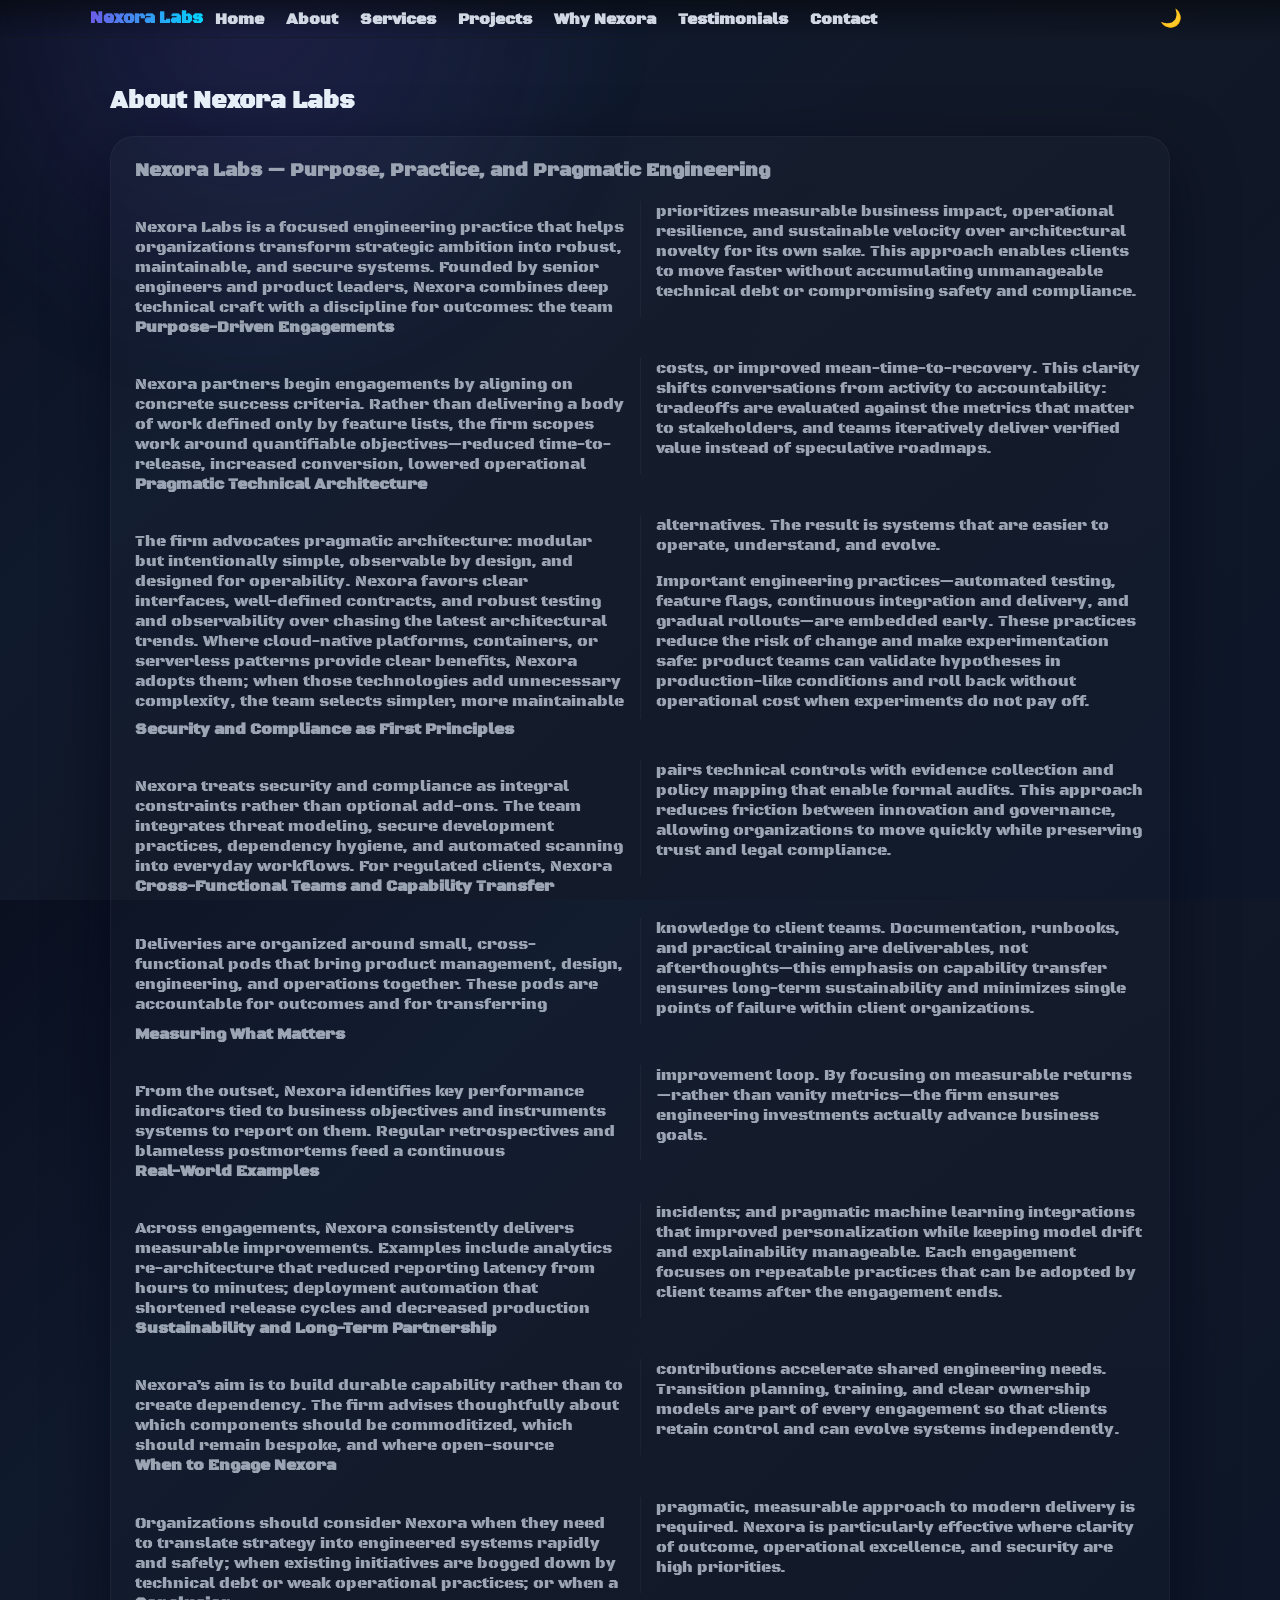
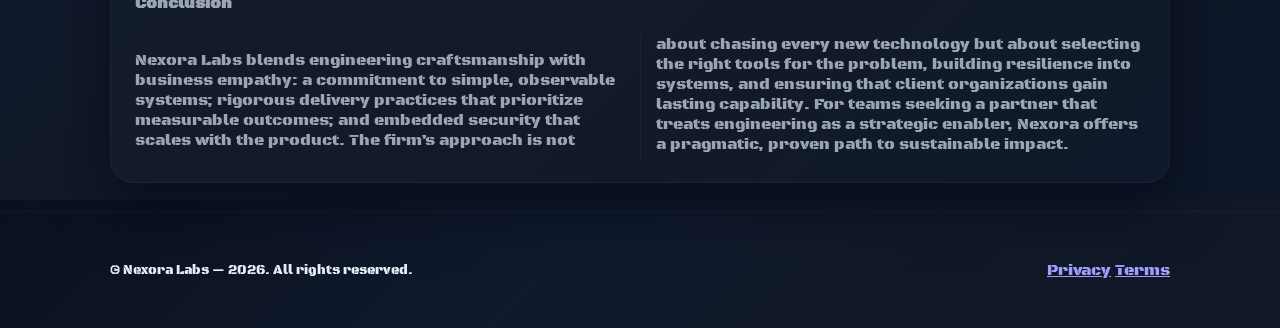
<file: about.html>
<!doctype html>
<html lang="en">
<head>
  <meta charset="utf-8" />
  <meta name="viewport" content="width=device-width,initial-scale=1" />
  <title>About — Nexora Labs</title>
  <link href="https://fonts.googleapis.com/css2?family=Inter:wght@300;400;600;700;800&display=swap" rel="stylesheet">
  <link rel="stylesheet" href="styles.css">
</head>
<body class="page-about">
  <header class="site-header">
    <div class="container header-inner">
      <a class="brand" href="index.html">Nexora Labs</a>
      <nav class="nav" id="nav">
        <a href="index.html">Home</a>
        <a href="about.html">About</a>
        <a href="services.html">Services</a>
        <a href="projects.html">Projects</a>
        <a href="why.html">Why Nexora</a>
        <a href="testimonials.html">Testimonials</a>
        <a href="contact.html">Contact</a>
      </nav>
      <div class="header-controls">
        <button id="themeToggle" class="icon-btn" aria-label="Toggle theme">🌙</button>
        <button id="menuToggle" class="icon-btn mobile-only" aria-label="Toggle menu">☰</button>
      </div>
    </div>
  </header>

  <main>
    <section class="section">
      <div class="container">
        <h2>About Nexora Labs</h2>
        <article class="lead">
          <h3>Nexora Labs — Purpose, Practice, and Pragmatic Engineering</h3>
          <p>Nexora Labs is a focused engineering practice that helps organizations transform strategic ambition into robust, maintainable, and secure systems. Founded by senior engineers and product leaders, Nexora combines deep technical craft with a discipline for outcomes: the team prioritizes measurable business impact, operational resilience, and sustainable velocity over architectural novelty for its own sake. This approach enables clients to move faster without accumulating unmanageable technical debt or compromising safety and compliance.</p>

          <h4>Purpose-Driven Engagements</h4>
          <p>Nexora partners begin engagements by aligning on concrete success criteria. Rather than delivering a body of work defined only by feature lists, the firm scopes work around quantifiable objectives—reduced time-to-release, increased conversion, lowered operational costs, or improved mean-time-to-recovery. This clarity shifts conversations from activity to accountability: tradeoffs are evaluated against the metrics that matter to stakeholders, and teams iteratively deliver verified value instead of speculative roadmaps.</p>

          <h4>Pragmatic Technical Architecture</h4>
          <p>The firm advocates pragmatic architecture: modular but intentionally simple, observable by design, and designed for operability. Nexora favors clear interfaces, well-defined contracts, and robust testing and observability over chasing the latest architectural trends. Where cloud-native platforms, containers, or serverless patterns provide clear benefits, Nexora adopts them; when those technologies add unnecessary complexity, the team selects simpler, more maintainable alternatives. The result is systems that are easier to operate, understand, and evolve.</p>

          <p>Important engineering practices—automated testing, feature flags, continuous integration and delivery, and gradual rollouts—are embedded early. These practices reduce the risk of change and make experimentation safe: product teams can validate hypotheses in production-like conditions and roll back without operational cost when experiments do not pay off.</p>

          <h4>Security and Compliance as First Principles</h4>
          <p>Nexora treats security and compliance as integral constraints rather than optional add-ons. The team integrates threat modeling, secure development practices, dependency hygiene, and automated scanning into everyday workflows. For regulated clients, Nexora pairs technical controls with evidence collection and policy mapping that enable formal audits. This approach reduces friction between innovation and governance, allowing organizations to move quickly while preserving trust and legal compliance.</p>

          <h4>Cross-Functional Teams and Capability Transfer</h4>
          <p>Deliveries are organized around small, cross-functional pods that bring product management, design, engineering, and operations together. These pods are accountable for outcomes and for transferring knowledge to client teams. Documentation, runbooks, and practical training are deliverables, not afterthoughts—this emphasis on capability transfer ensures long-term sustainability and minimizes single points of failure within client organizations.</p>

          <h4>Measuring What Matters</h4>
          <p>From the outset, Nexora identifies key performance indicators tied to business objectives and instruments systems to report on them. Regular retrospectives and blameless postmortems feed a continuous improvement loop. By focusing on measurable returns—rather than vanity metrics—the firm ensures engineering investments actually advance business goals.</p>

          <h4>Real-World Examples</h4>
          <p>Across engagements, Nexora consistently delivers measurable improvements. Examples include analytics re-architecture that reduced reporting latency from hours to minutes; deployment automation that shortened release cycles and decreased production incidents; and pragmatic machine learning integrations that improved personalization while keeping model drift and explainability manageable. Each engagement focuses on repeatable practices that can be adopted by client teams after the engagement ends.</p>

          <h4>Sustainability and Long-Term Partnership</h4>
          <p>Nexora’s aim is to build durable capability rather than to create dependency. The firm advises thoughtfully about which components should be commoditized, which should remain bespoke, and where open-source contributions accelerate shared engineering needs. Transition planning, training, and clear ownership models are part of every engagement so that clients retain control and can evolve systems independently.</p>

          <h4>When to Engage Nexora</h4>
          <p>Organizations should consider Nexora when they need to translate strategy into engineered systems rapidly and safely; when existing initiatives are bogged down by technical debt or weak operational practices; or when a pragmatic, measurable approach to modern delivery is required. Nexora is particularly effective where clarity of outcome, operational excellence, and security are high priorities.</p>

          <h4>Conclusion</h4>
          <p>Nexora Labs blends engineering craftsmanship with business empathy: a commitment to simple, observable systems; rigorous delivery practices that prioritize measurable outcomes; and embedded security that scales with the product. The firm’s approach is not about chasing every new technology but about selecting the right tools for the problem, building resilience into systems, and ensuring that client organizations gain lasting capability. For teams seeking a partner that treats engineering as a strategic enabler, Nexora offers a pragmatic, proven path to sustainable impact.</p>
        </article>
      </div>
    </section>
  </main>

  <footer class="site-footer">
    <div class="container footer-inner">
      <small>© Nexora Labs — 2026. All rights reserved.</small>
      <nav class="foot-nav">
        <a href="#privacy">Privacy</a>
        <a href="#terms">Terms</a>
      </nav>
    </div>
  </footer>
  <script src="script.js" defer></script>
</body>
</html>
</file>
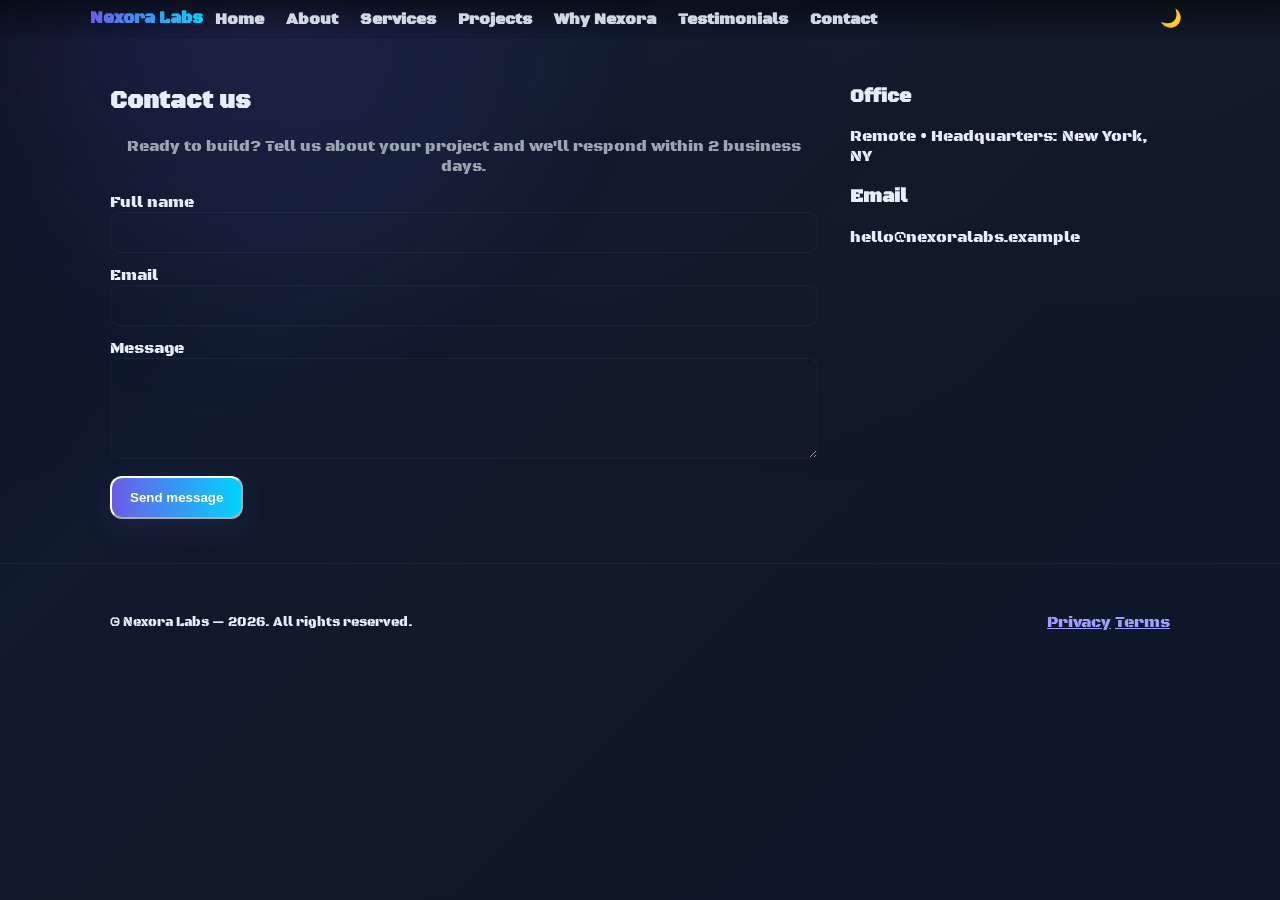
<file: contact.html>
<!doctype html>
<html lang="en">
<head>
  <meta charset="utf-8" />
  <meta name="viewport" content="width=device-width,initial-scale=1" />
  <title>Contact — Nexora Labs</title>
  <link href="https://fonts.googleapis.com/css2?family=Inter:wght@300;400;600;700;800&display=swap" rel="stylesheet">
  <link rel="stylesheet" href="styles.css">
</head>
<body>
  <header class="site-header">
    <div class="container header-inner">
      <a class="brand" href="index.html">Nexora Labs</a>
      <nav class="nav" id="nav">
        <a href="index.html">Home</a>
        <a href="about.html">About</a>
        <a href="services.html">Services</a>
        <a href="projects.html">Projects</a>
        <a href="why.html">Why Nexora</a>
        <a href="testimonials.html">Testimonials</a>
        <a href="contact.html">Contact</a>
      </nav>
      <div class="header-controls">
        <button id="themeToggle" class="icon-btn" aria-label="Toggle theme">🌙</button>
        <button id="menuToggle" class="icon-btn mobile-only" aria-label="Toggle menu">☰</button>
      </div>
    </div>
  </header>

  <main>
    <section id="contact" class="section alt">
      <div class="container contact-grid">
        <div>
          <h2>Contact us</h2>
          <p class="lead">Ready to build? Tell us about your project and we'll respond within 2 business days.</p>
          <form id="contactForm" novalidate>
            <label>Full name
              <input type="text" name="name" required minlength="2">
            </label>
            <label>Email
              <input type="email" name="email" required>
            </label>
            <label>Message
              <textarea name="message" rows="5" required minlength="10"></textarea>
            </label>
            <div class="form-actions">
              <button type="submit" class="btn primary">Send message</button>
            </div>
            <p id="formMsg" class="form-msg" aria-live="polite"></p>
          </form>
        </div>
        <aside>
          <h3>Office</h3>
          <p>Remote • Headquarters: New York, NY</p>
          <h3>Email</h3>
          <p>hello@nexoralabs.example</p>
        </aside>
      </div>
    </section>
  </main>

  <footer class="site-footer">
    <div class="container footer-inner">
      <small>© Nexora Labs — 2026. All rights reserved.</small>
      <nav class="foot-nav">
        <a href="#privacy">Privacy</a>
        <a href="#terms">Terms</a>
      </nav>
    </div>
  </footer>
  <script src="script.js" defer></script>
</body>
</html>
</file>
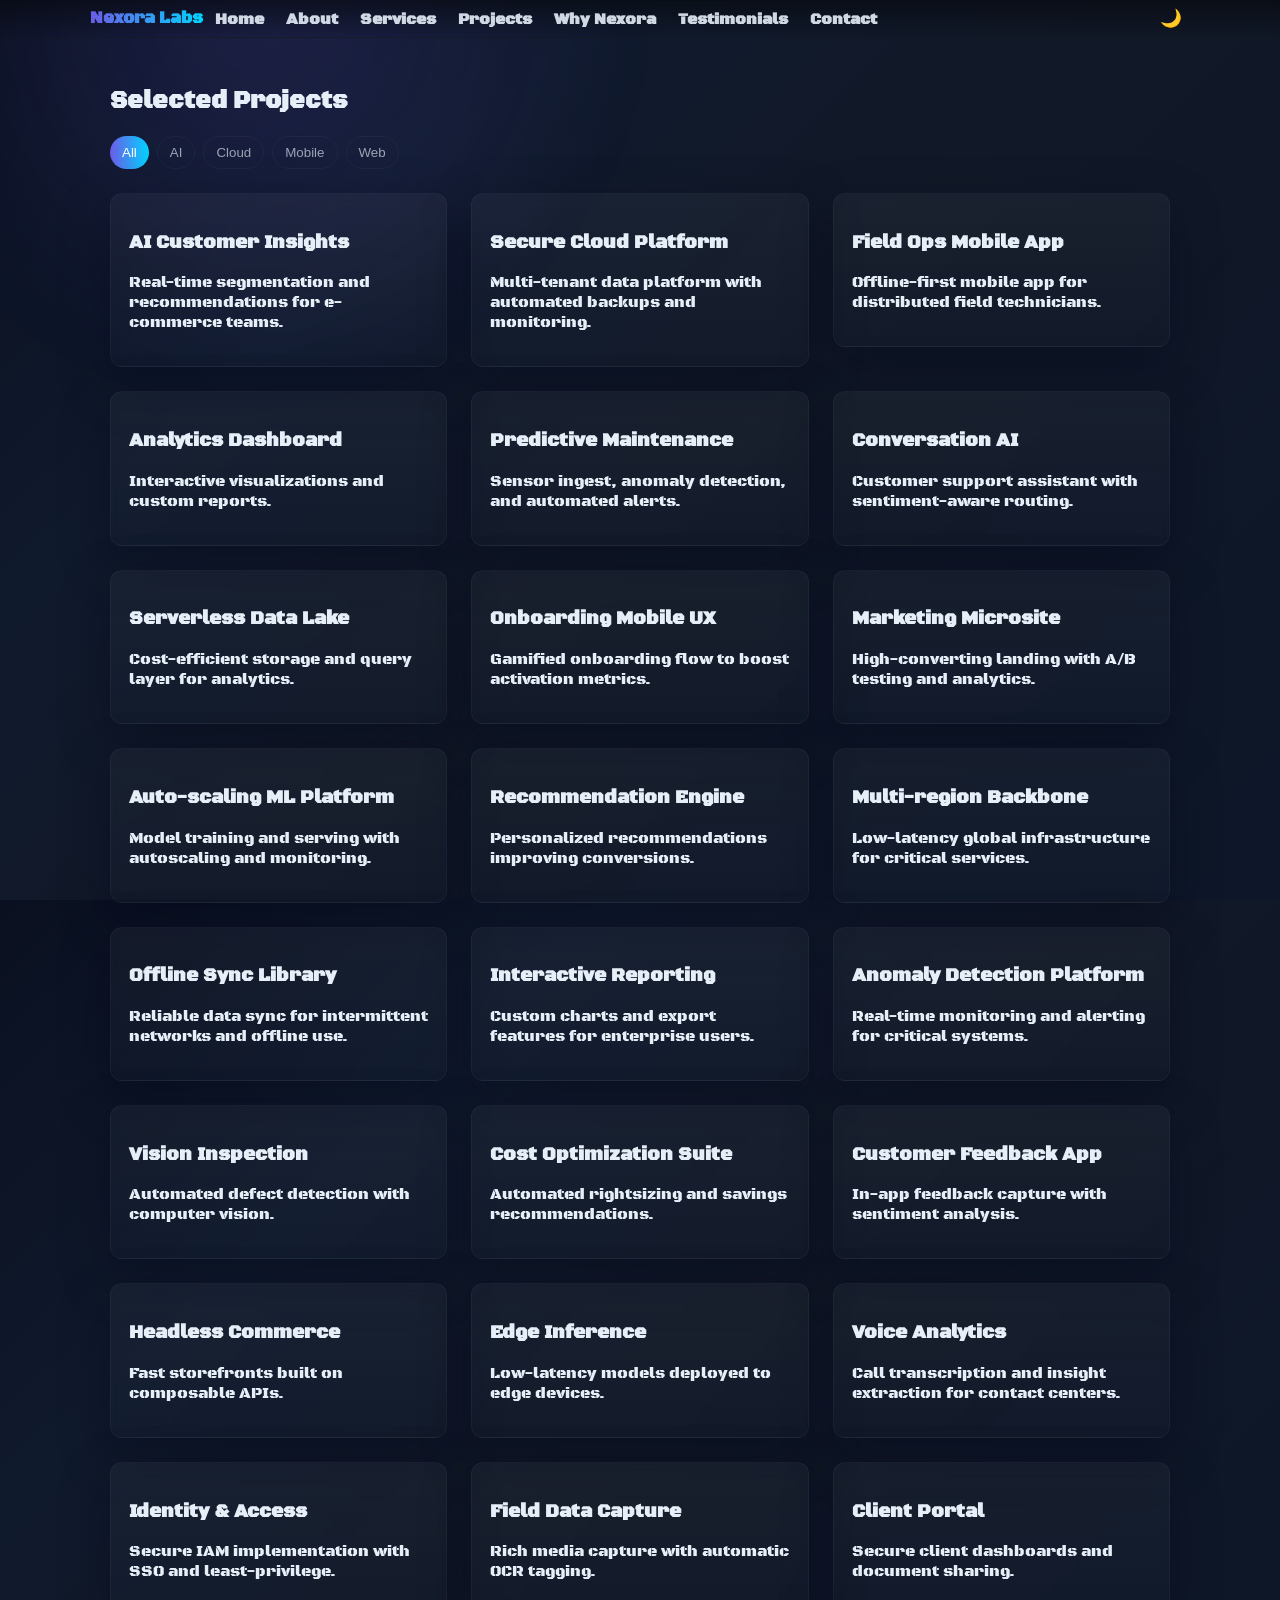
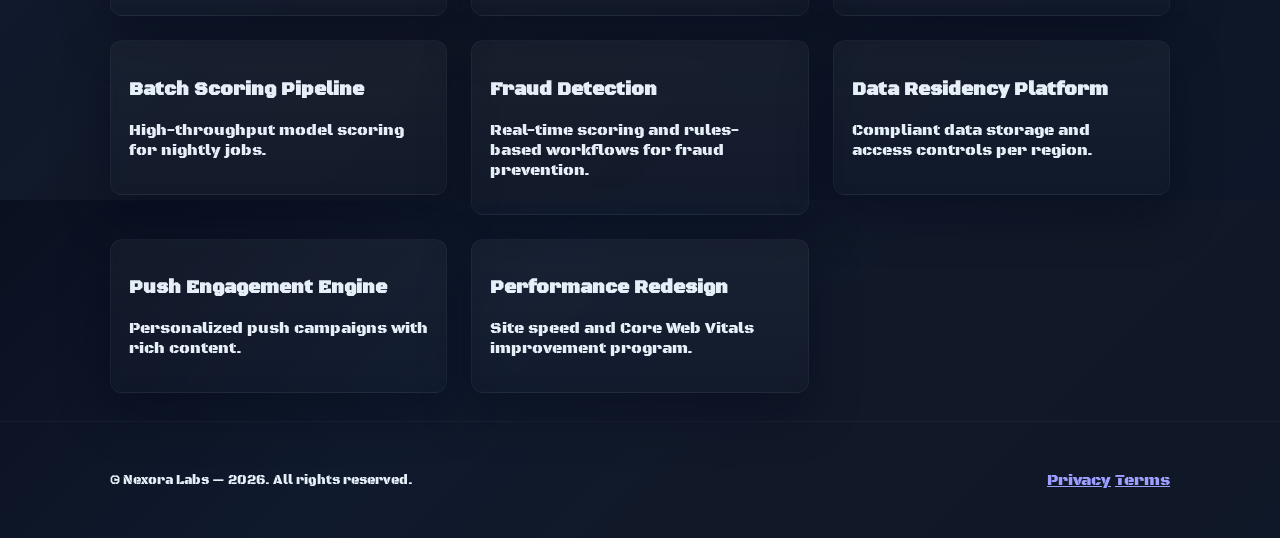
<file: projects.html>
<!doctype html>
<html lang="en">
<head>
  <meta charset="utf-8" />
  <meta name="viewport" content="width=device-width,initial-scale=1" />
  <title>Projects — Nexora Labs</title>
  <link href="https://fonts.googleapis.com/css2?family=Inter:wght@300;400;600;700;800&display=swap" rel="stylesheet">
  <link rel="stylesheet" href="styles.css">
</head>
<body>
  <header class="site-header">
    <div class="container header-inner">
      <a class="brand" href="index.html">Nexora Labs</a>
      <nav class="nav" id="nav">
        <a href="index.html">Home</a>
        <a href="about.html">About</a>
        <a href="services.html">Services</a>
        <a href="projects.html">Projects</a>
        <a href="why.html">Why Nexora</a>
        <a href="testimonials.html">Testimonials</a>
        <a href="contact.html">Contact</a>
      </nav>
      <div class="header-controls">
        <button id="themeToggle" class="icon-btn" aria-label="Toggle theme">🌙</button>
        <button id="menuToggle" class="icon-btn mobile-only" aria-label="Toggle menu">☰</button>
      </div>
    </div>
  </header>

  <main>
    <section class="section">
      <div class="container">
        <h2>Selected Projects</h2>
        <div class="filters" role="group" aria-label="Project filters">
          <button class="filter-btn active" data-filter="all">All</button>
          <button class="filter-btn" data-filter="ai">AI</button>
          <button class="filter-btn" data-filter="cloud">Cloud</button>
          <button class="filter-btn" data-filter="mobile">Mobile</button>
          <button class="filter-btn" data-filter="web">Web</button>
        </div>

        <div class="grid projects-grid" id="projectsGrid">
          <!-- 30 sample projects -->
          <!-- Categories rotate: ai, cloud, mobile, web -->
          
          <!-- Generate projects 1..30 -->
          <div class="project card" data-cat="ai">
            <h3>AI Customer Insights</h3>
            <p>Real-time segmentation and recommendations for e-commerce teams.</p>
          </div>
          <div class="project card" data-cat="cloud">
            <h3>Secure Cloud Platform</h3>
            <p>Multi-tenant data platform with automated backups and monitoring.</p>
          </div>
          <div class="project card" data-cat="mobile">
            <h3>Field Ops Mobile App</h3>
            <p>Offline-first mobile app for distributed field technicians.</p>
          </div>
          <div class="project card" data-cat="web">
            <h3>Analytics Dashboard</h3>
            <p>Interactive visualizations and custom reports.</p>
          </div>
          <div class="project card" data-cat="ai cloud">
            <h3>Predictive Maintenance</h3>
            <p>Sensor ingest, anomaly detection, and automated alerts.</p>
          </div>
          <div class="project card" data-cat="ai">
            <h3>Conversation AI</h3>
            <p>Customer support assistant with sentiment-aware routing.</p>
          </div>
          <div class="project card" data-cat="cloud">
            <h3>Serverless Data Lake</h3>
            <p>Cost-efficient storage and query layer for analytics.</p>
          </div>
          <div class="project card" data-cat="mobile">
            <h3>Onboarding Mobile UX</h3>
            <p>Gamified onboarding flow to boost activation metrics.</p>
          </div>
          <div class="project card" data-cat="web">
            <h3>Marketing Microsite</h3>
            <p>High-converting landing with A/B testing and analytics.</p>
          </div>
          <div class="project card" data-cat="ai cloud">
            <h3>Auto-scaling ML Platform</h3>
            <p>Model training and serving with autoscaling and monitoring.</p>
          </div>
          <div class="project card" data-cat="ai">
            <h3>Recommendation Engine</h3>
            <p>Personalized recommendations improving conversions.</p>
          </div>
          <div class="project card" data-cat="cloud">
            <h3>Multi-region Backbone</h3>
            <p>Low-latency global infrastructure for critical services.</p>
          </div>
          <div class="project card" data-cat="mobile">
            <h3>Offline Sync Library</h3>
            <p>Reliable data sync for intermittent networks and offline use.</p>
          </div>
          <div class="project card" data-cat="web">
            <h3>Interactive Reporting</h3>
            <p>Custom charts and export features for enterprise users.</p>
          </div>
          <div class="project card" data-cat="ai cloud">
            <h3>Anomaly Detection Platform</h3>
            <p>Real-time monitoring and alerting for critical systems.</p>
          </div>
          <div class="project card" data-cat="ai">
            <h3>Vision Inspection</h3>
            <p>Automated defect detection with computer vision.</p>
          </div>
          <div class="project card" data-cat="cloud">
            <h3>Cost Optimization Suite</h3>
            <p>Automated rightsizing and savings recommendations.</p>
          </div>
          <div class="project card" data-cat="mobile">
            <h3>Customer Feedback App</h3>
            <p>In-app feedback capture with sentiment analysis.</p>
          </div>
          <div class="project card" data-cat="web">
            <h3>Headless Commerce</h3>
            <p>Fast storefronts built on composable APIs.</p>
          </div>
          <div class="project card" data-cat="ai cloud">
            <h3>Edge Inference</h3>
            <p>Low-latency models deployed to edge devices.</p>
          </div>
          <div class="project card" data-cat="ai">
            <h3>Voice Analytics</h3>
            <p>Call transcription and insight extraction for contact centers.</p>
          </div>
          <div class="project card" data-cat="cloud">
            <h3>Identity & Access</h3>
            <p>Secure IAM implementation with SSO and least-privilege.</p>
          </div>
          <div class="project card" data-cat="mobile">
            <h3>Field Data Capture</h3>
            <p>Rich media capture with automatic OCR tagging.</p>
          </div>
          <div class="project card" data-cat="web">
            <h3>Client Portal</h3>
            <p>Secure client dashboards and document sharing.</p>
          </div>
          <div class="project card" data-cat="ai cloud">
            <h3>Batch Scoring Pipeline</h3>
            <p>High-throughput model scoring for nightly jobs.</p>
          </div>
          <div class="project card" data-cat="ai">
            <h3>Fraud Detection</h3>
            <p>Real-time scoring and rules-based workflows for fraud prevention.</p>
          </div>
          <div class="project card" data-cat="cloud">
            <h3>Data Residency Platform</h3>
            <p>Compliant data storage and access controls per region.</p>
          </div>
          <div class="project card" data-cat="mobile">
            <h3>Push Engagement Engine</h3>
            <p>Personalized push campaigns with rich content.</p>
          </div>
          <div class="project card" data-cat="web">
            <h3>Performance Redesign</h3>
            <p>Site speed and Core Web Vitals improvement program.</p>
          </div>
        </div>
      </div>
    </section>
  </main>

  <footer class="site-footer">
    <div class="container footer-inner">
      <small>© Nexora Labs — 2026. All rights reserved.</small>
      <nav class="foot-nav">
        <a href="#privacy">Privacy</a>
        <a href="#terms">Terms</a>
      </nav>
    </div>
  </footer>
  <script src="script.js" defer></script>
</body>
</html>
</file>
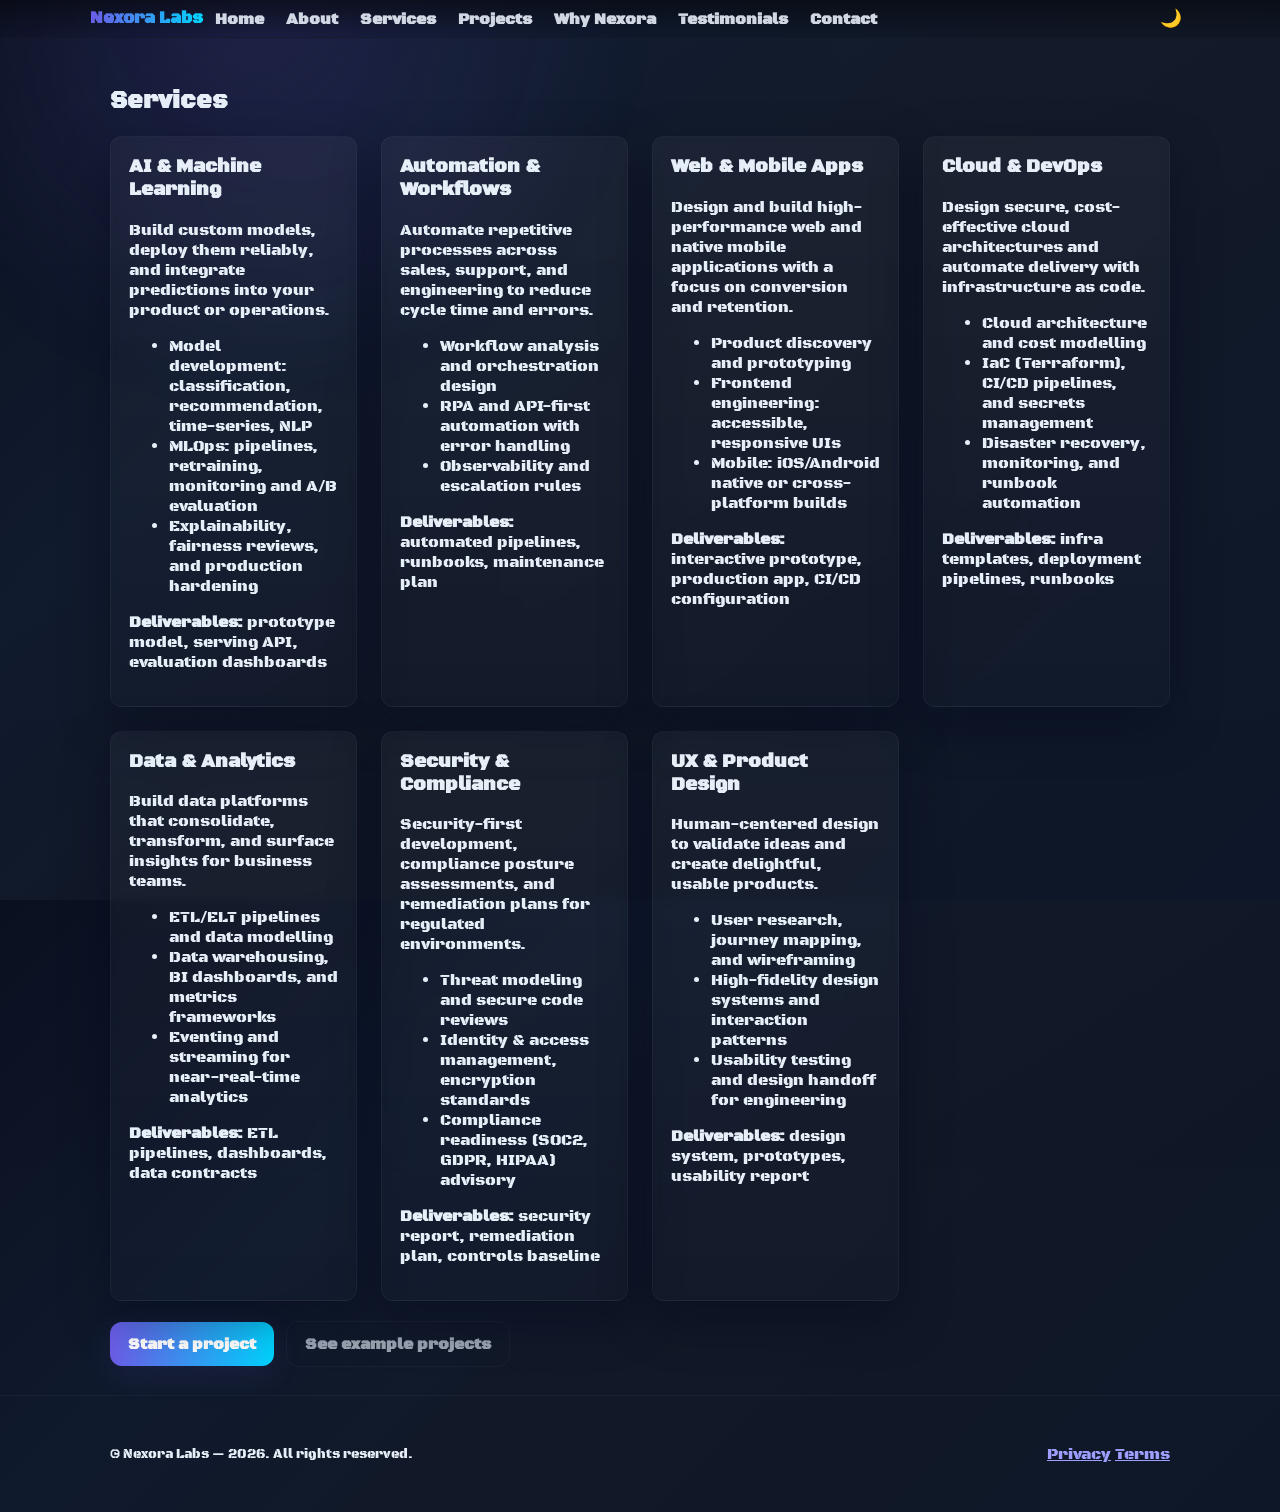
<file: services.html>
<!doctype html>
<html lang="en">
<head>
  <meta charset="utf-8" />
  <meta name="viewport" content="width=device-width,initial-scale=1" />
  <title>Services — Nexora Labs</title>
  <link href="https://fonts.googleapis.com/css2?family=Inter:wght@300;400;600;700;800&display=swap" rel="stylesheet">
  <link rel="stylesheet" href="styles.css">
</head>
<body>
  <header class="site-header">
    <div class="container header-inner">
      <a class="brand" href="index.html">Nexora Labs</a>
      <nav class="nav" id="nav">
        <a href="index.html">Home</a>
        <a href="about.html">About</a>
        <a href="services.html">Services</a>
        <a href="projects.html">Projects</a>
        <a href="why.html">Why Nexora</a>
        <a href="testimonials.html">Testimonials</a>
        <a href="contact.html">Contact</a>
      </nav>
      <div class="header-controls">
        <button id="themeToggle" class="icon-btn" aria-label="Toggle theme">🌙</button>
        <button id="menuToggle" class="icon-btn mobile-only" aria-label="Toggle menu">☰</button>
      </div>
    </div>
  </header>

  <main>
    <section class="section alt">
      <div class="container">
        <h2>Services</h2>
        <div class="grid services-grid">
          <article class="service card">
            <h3>AI & Machine Learning</h3>
            <p>Build custom models, deploy them reliably, and integrate predictions into your product or operations.</p>
            <ul>
              <li>Model development: classification, recommendation, time-series, NLP</li>
              <li>MLOps: pipelines, retraining, monitoring and A/B evaluation</li>
              <li>Explainability, fairness reviews, and production hardening</li>
            </ul>
            <p><strong>Deliverables:</strong> prototype model, serving API, evaluation dashboards</p>
          </article>

          <article class="service card">
            <h3>Automation & Workflows</h3>
            <p>Automate repetitive processes across sales, support, and engineering to reduce cycle time and errors.</p>
            <ul>
              <li>Workflow analysis and orchestration design</li>
              <li>RPA and API-first automation with error handling</li>
              <li>Observability and escalation rules</li>
            </ul>
            <p><strong>Deliverables:</strong> automated pipelines, runbooks, maintenance plan</p>
          </article>

          <article class="service card">
            <h3>Web & Mobile Apps</h3>
            <p>Design and build high-performance web and native mobile applications with a focus on conversion and retention.</p>
            <ul>
              <li>Product discovery and prototyping</li>
              <li>Frontend engineering: accessible, responsive UIs</li>
              <li>Mobile: iOS/Android native or cross-platform builds</li>
            </ul>
            <p><strong>Deliverables:</strong> interactive prototype, production app, CI/CD configuration</p>
          </article>

          <article class="service card">
            <h3>Cloud & DevOps</h3>
            <p>Design secure, cost-effective cloud architectures and automate delivery with infrastructure as code.</p>
            <ul>
              <li>Cloud architecture and cost modelling</li>
              <li>IaC (Terraform), CI/CD pipelines, and secrets management</li>
              <li>Disaster recovery, monitoring, and runbook automation</li>
            </ul>
            <p><strong>Deliverables:</strong> infra templates, deployment pipelines, runbooks</p>
          </article>

          <article class="service card">
            <h3>Data & Analytics</h3>
            <p>Build data platforms that consolidate, transform, and surface insights for business teams.</p>
            <ul>
              <li>ETL/ELT pipelines and data modelling</li>
              <li>Data warehousing, BI dashboards, and metrics frameworks</li>
              <li>Eventing and streaming for near-real-time analytics</li>
            </ul>
            <p><strong>Deliverables:</strong> ETL pipelines, dashboards, data contracts</p>
          </article>

          <article class="service card">
            <h3>Security & Compliance</h3>
            <p>Security-first development, compliance posture assessments, and remediation plans for regulated environments.</p>
            <ul>
              <li>Threat modeling and secure code reviews</li>
              <li>Identity & access management, encryption standards</li>
              <li>Compliance readiness (SOC2, GDPR, HIPAA) advisory</li>
            </ul>
            <p><strong>Deliverables:</strong> security report, remediation plan, controls baseline</p>
          </article>

          <article class="service card">
            <h3>UX & Product Design</h3>
            <p>Human-centered design to validate ideas and create delightful, usable products.</p>
            <ul>
              <li>User research, journey mapping, and wireframing</li>
              <li>High-fidelity design systems and interaction patterns</li>
              <li>Usability testing and design handoff for engineering</li>
            </ul>
            <p><strong>Deliverables:</strong> design system, prototypes, usability report</p>
          </article>

        </div>
        <div style="margin-top:20px;display:flex;gap:12px;align-items:center">
          <a class="btn primary" href="contact.html">Start a project</a>
          <a class="btn ghost" href="projects.html">See example projects</a>
        </div>
      </div>
    </section>
  </main>

  <footer class="site-footer">
    <div class="container footer-inner">
      <small>© Nexora Labs — 2026. All rights reserved.</small>
      <nav class="foot-nav">
        <a href="#privacy">Privacy</a>
        <a href="#terms">Terms</a>
      </nav>
    </div>
  </footer>
  <script src="script.js" defer></script>
</body>
</html>
</file>
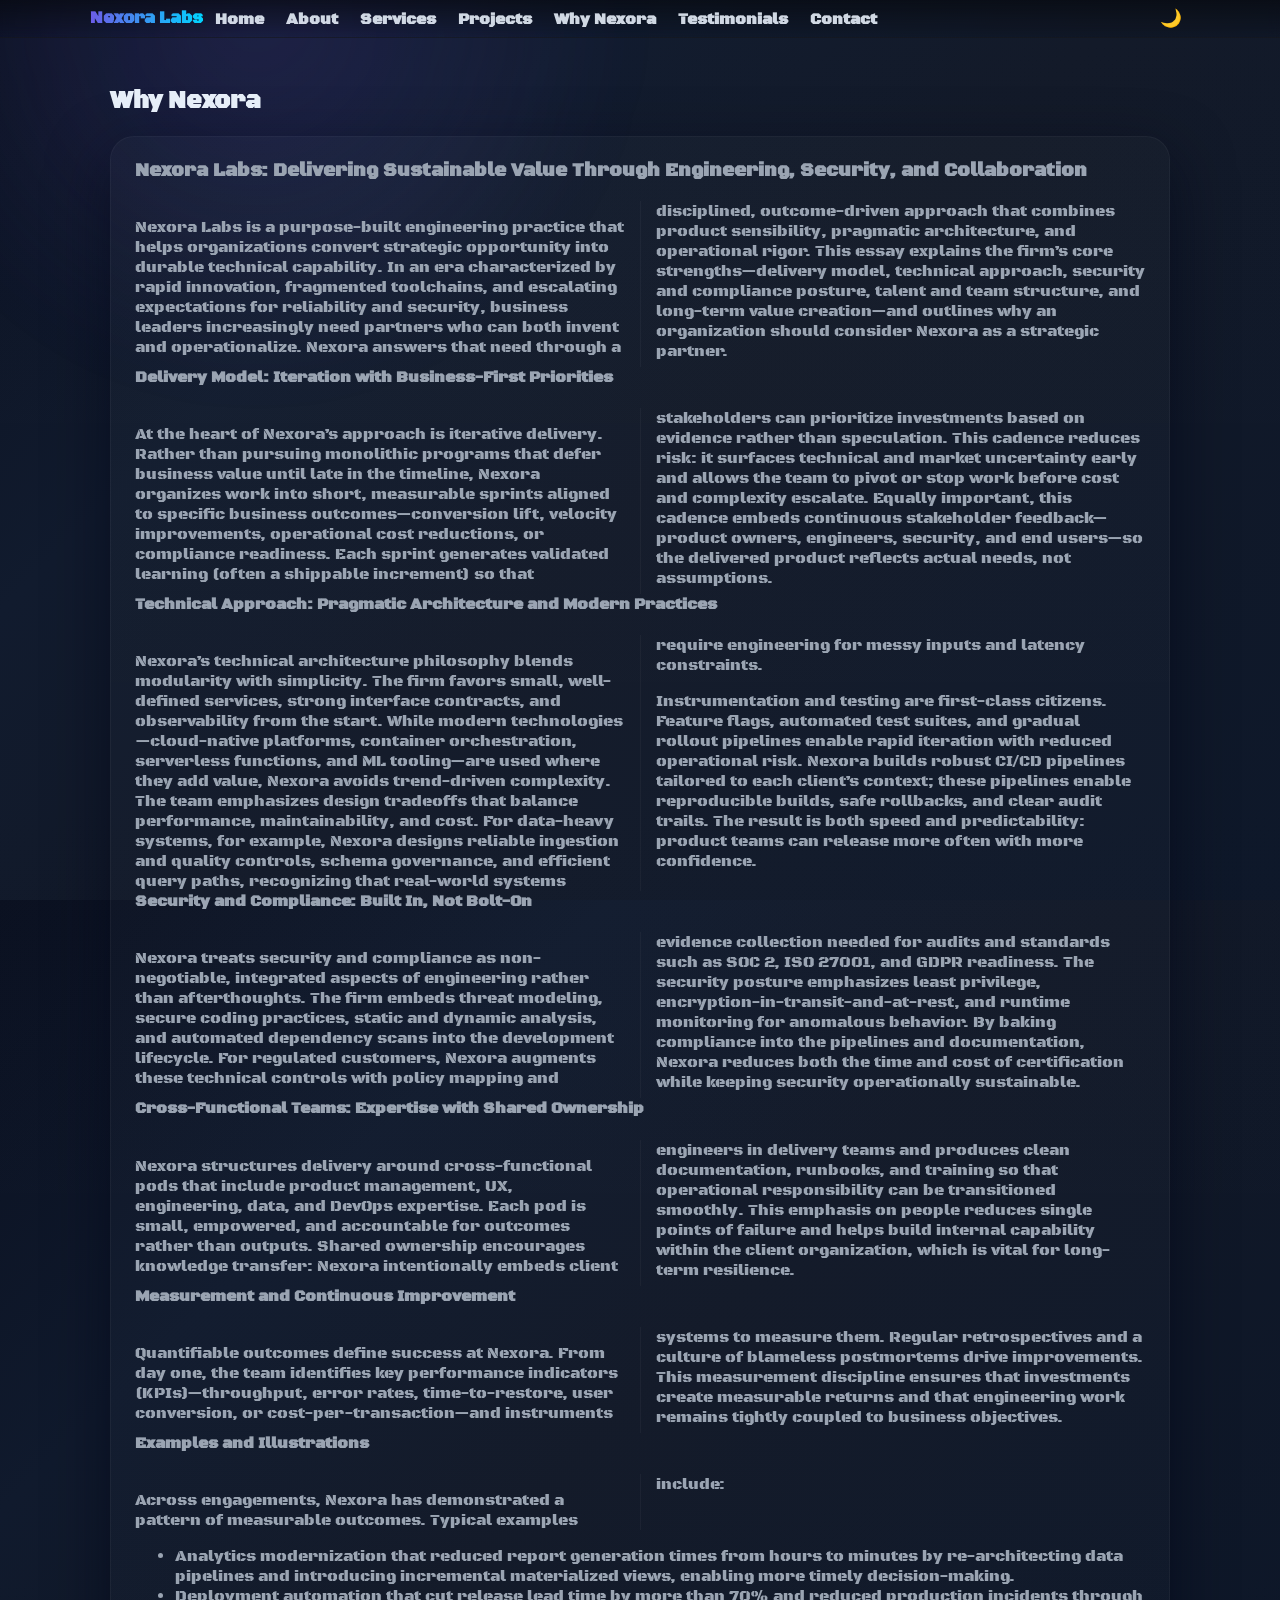
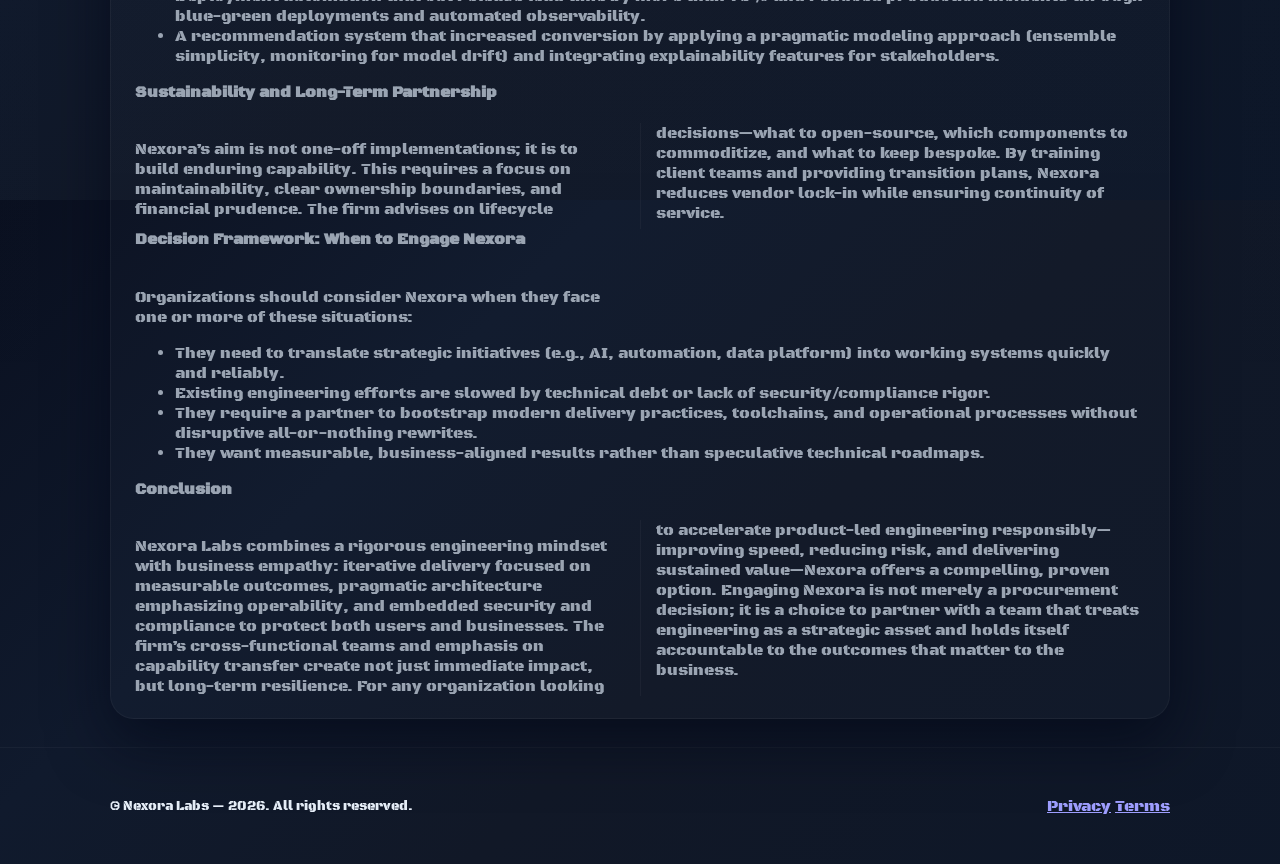
<file: why.html>
<!doctype html>
<html lang="en">
<head>
  <meta charset="utf-8" />
  <meta name="viewport" content="width=device-width,initial-scale=1" />
  <title>Why Nexora — Nexora Labs</title>
  <link href="https://fonts.googleapis.com/css2?family=Inter:wght@300;400;600;700;800&display=swap" rel="stylesheet">
  <link rel="stylesheet" href="styles.css">
</head>
<body class="page-why">
  <header class="site-header">
    <div class="container header-inner">
      <a class="brand" href="index.html">Nexora Labs</a>
      <nav class="nav" id="nav">
        <a href="index.html">Home</a>
        <a href="about.html">About</a>
        <a href="services.html">Services</a>
        <a href="projects.html">Projects</a>
        <a href="why.html">Why Nexora</a>
        <a href="testimonials.html">Testimonials</a>
        <a href="contact.html">Contact</a>
      </nav>
      <div class="header-controls">
        <button id="themeToggle" class="icon-btn" aria-label="Toggle theme">🌙</button>
        <button id="menuToggle" class="icon-btn mobile-only" aria-label="Toggle menu">☰</button>
      </div>
    </div>
  </header>

  <main>
    <section id="why" class="section alt">
      <div class="container">
        <h2>Why Nexora</h2>
        <article class="lead">
          <h3>Nexora Labs: Delivering Sustainable Value Through Engineering, Security, and Collaboration</h3>
          <p>Nexora Labs is a purpose-built engineering practice that helps organizations convert strategic opportunity into durable technical capability. In an era characterized by rapid innovation, fragmented toolchains, and escalating expectations for reliability and security, business leaders increasingly need partners who can both invent and operationalize. Nexora answers that need through a disciplined, outcome-driven approach that combines product sensibility, pragmatic architecture, and operational rigor. This essay explains the firm’s core strengths—delivery model, technical approach, security and compliance posture, talent and team structure, and long-term value creation—and outlines why an organization should consider Nexora as a strategic partner.</p>

          <h4>Delivery Model: Iteration with Business-First Priorities</h4>
          <p>At the heart of Nexora’s approach is iterative delivery. Rather than pursuing monolithic programs that defer business value until late in the timeline, Nexora organizes work into short, measurable sprints aligned to specific business outcomes—conversion lift, velocity improvements, operational cost reductions, or compliance readiness. Each sprint generates validated learning (often a shippable increment) so that stakeholders can prioritize investments based on evidence rather than speculation. This cadence reduces risk: it surfaces technical and market uncertainty early and allows the team to pivot or stop work before cost and complexity escalate. Equally important, this cadence embeds continuous stakeholder feedback—product owners, engineers, security, and end users—so the delivered product reflects actual needs, not assumptions.</p>

          <h4>Technical Approach: Pragmatic Architecture and Modern Practices</h4>
          <p>Nexora’s technical architecture philosophy blends modularity with simplicity. The firm favors small, well-defined services, strong interface contracts, and observability from the start. While modern technologies—cloud-native platforms, container orchestration, serverless functions, and ML tooling—are used where they add value, Nexora avoids trend-driven complexity. The team emphasizes design tradeoffs that balance performance, maintainability, and cost. For data-heavy systems, for example, Nexora designs reliable ingestion and quality controls, schema governance, and efficient query paths, recognizing that real-world systems require engineering for messy inputs and latency constraints.</p>

          <p>Instrumentation and testing are first-class citizens. Feature flags, automated test suites, and gradual rollout pipelines enable rapid iteration with reduced operational risk. Nexora builds robust CI/CD pipelines tailored to each client’s context; these pipelines enable reproducible builds, safe rollbacks, and clear audit trails. The result is both speed and predictability: product teams can release more often with more confidence.</p>

          <h4>Security and Compliance: Built In, Not Bolt-On</h4>
          <p>Nexora treats security and compliance as non-negotiable, integrated aspects of engineering rather than afterthoughts. The firm embeds threat modeling, secure coding practices, static and dynamic analysis, and automated dependency scans into the development lifecycle. For regulated customers, Nexora augments these technical controls with policy mapping and evidence collection needed for audits and standards such as SOC 2, ISO 27001, and GDPR readiness. The security posture emphasizes least privilege, encryption-in-transit-and-at-rest, and runtime monitoring for anomalous behavior. By baking compliance into the pipelines and documentation, Nexora reduces both the time and cost of certification while keeping security operationally sustainable.</p>

          <h4>Cross-Functional Teams: Expertise with Shared Ownership</h4>
          <p>Nexora structures delivery around cross-functional pods that include product management, UX, engineering, data, and DevOps expertise. Each pod is small, empowered, and accountable for outcomes rather than outputs. Shared ownership encourages knowledge transfer: Nexora intentionally embeds client engineers in delivery teams and produces clean documentation, runbooks, and training so that operational responsibility can be transitioned smoothly. This emphasis on people reduces single points of failure and helps build internal capability within the client organization, which is vital for long-term resilience.</p>

          <h4>Measurement and Continuous Improvement</h4>
          <p>Quantifiable outcomes define success at Nexora. From day one, the team identifies key performance indicators (KPIs)—throughput, error rates, time-to-restore, user conversion, or cost-per-transaction—and instruments systems to measure them. Regular retrospectives and a culture of blameless postmortems drive improvements. This measurement discipline ensures that investments create measurable returns and that engineering work remains tightly coupled to business objectives.</p>

          <h4>Examples and Illustrations</h4>
          <p>Across engagements, Nexora has demonstrated a pattern of measurable outcomes. Typical examples include:</p>
          <ul>
            <li>Analytics modernization that reduced report generation times from hours to minutes by re-architecting data pipelines and introducing incremental materialized views, enabling more timely decision-making.</li>
            <li>Deployment automation that cut release lead time by more than 70% and reduced production incidents through blue-green deployments and automated observability.</li>
            <li>A recommendation system that increased conversion by applying a pragmatic modeling approach (ensemble simplicity, monitoring for model drift) and integrating explainability features for stakeholders.</li>
          </ul>

          <h4>Sustainability and Long-Term Partnership</h4>
          <p>Nexora’s aim is not one-off implementations; it is to build enduring capability. This requires a focus on maintainability, clear ownership boundaries, and financial prudence. The firm advises on lifecycle decisions—what to open-source, which components to commoditize, and what to keep bespoke. By training client teams and providing transition plans, Nexora reduces vendor lock-in while ensuring continuity of service.</p>

          <h4>Decision Framework: When to Engage Nexora</h4>
          <p>Organizations should consider Nexora when they face one or more of these situations:</p>
          <ul>
            <li>They need to translate strategic initiatives (e.g., AI, automation, data platform) into working systems quickly and reliably.</li>
            <li>Existing engineering efforts are slowed by technical debt or lack of security/compliance rigor.</li>
            <li>They require a partner to bootstrap modern delivery practices, toolchains, and operational processes without disruptive all-or-nothing rewrites.</li>
            <li>They want measurable, business-aligned results rather than speculative technical roadmaps.</li>
          </ul>

          <h4>Conclusion</h4>
          <p>Nexora Labs combines a rigorous engineering mindset with business empathy: iterative delivery focused on measurable outcomes, pragmatic architecture emphasizing operability, and embedded security and compliance to protect both users and businesses. The firm’s cross-functional teams and emphasis on capability transfer create not just immediate impact, but long-term resilience. For any organization looking to accelerate product-led engineering responsibly—improving speed, reducing risk, and delivering sustained value—Nexora offers a compelling, proven option. Engaging Nexora is not merely a procurement decision; it is a choice to partner with a team that treats engineering as a strategic asset and holds itself accountable to the outcomes that matter to the business.</p>
        </article>
      </div>
    </section>
  </main>

  <footer class="site-footer">
    <div class="container footer-inner">
      <small>© Nexora Labs — 2026. All rights reserved.</small>
      <nav class="foot-nav">
        <a href="#privacy">Privacy</a>
        <a href="#terms">Terms</a>
      </nav>
    </div>
  </footer>
  <script src="script.js" defer></script>
</body>
</html>
</file>
<file: styles.css>
@import url('https://fonts.googleapis.com/css2?family=Black+Ops+One&display=swap');
:root{
  --bg:#0f1724;
  --surface:#0b1220;
  --muted:#9aa4b2;
  --fg:#e6eef8;
  --primary:#6C5CE7;
  --accent:#00D4FF;
  --card:#0f1a2b;
  --glass: rgba(255,255,255,0.03);
  --border: rgba(255,255,255,0.04);
  --radius:12px;
  --maxw:1100px;
  --gap:24px;
  --shadow-3d: 0 22px 60px rgba(2,6,23,0.62);
  --glow-a: rgba(108, 92, 231, 0.25);
  --glow-b: rgba(0, 212, 255, 0.22);
  color-scheme: dark;
}
:root.light{
  --bg:#f6f8fb;
  --surface:#ffffff;
  --muted:#6b7280;
  --fg:#0f1724;
  --primary:#4f46e5;
  --accent:#06b6d4;
  --card:#ffffff;
  --glass: rgba(0,0,0,0.03);
  --border: rgba(15,23,36,0.06);
  color-scheme: light;
}
*{box-sizing:border-box}
html,body{height:100%}
html{scroll-behavior:smooth}
 body{
  margin:0;font-family:"Black Ops One";
  background: linear-gradient(135deg, #0a1020 0%, #101a2d 28%, #111827 52%, #0d1729 100%);
  color: var(--fg); -webkit-font-smoothing:antialiased;
  position:relative; overflow-x:hidden;
 }
body::before{
  content:""; position:fixed; inset:-15% -10% 30% -10%;
  background: radial-gradient(circle at 25% 20%, rgba(108,92,231,0.2), transparent 28%);
  filter: blur(60px); pointer-events:none; opacity:0.9; z-index:-1;
}
.container{max-width:var(--maxw);margin:0 auto;padding:28px 20px}
.header-inner{display:flex;align-items:center;gap:12px;padding:8px 0}
.brand{font-weight:800;background:linear-gradient(90deg,var(--primary),var(--accent));-webkit-background-clip:text;background-clip:text;color:transparent;font-size:1.05rem;text-decoration: none;}
.site-header{-webkit-backdrop-filter:blur(6px);backdrop-filter:blur(6px);position:sticky;top:0;z-index:40;background:linear-gradient(180deg,rgba(6,8,12,0.6),transparent);border-bottom:1px solid var(--border)}
.site-header .container{padding-top:0;padding-bottom:0}
.nav{display:flex;gap:22px;align-items:center}
.nav a{color:var(--fg);text-decoration:none;font-weight:600;opacity:0.9}
.nav a:hover{opacity:1;color:var(--fg);transform:translateY(-1px)}
.nav .close-btn{display:none}
.header-controls{margin-left:auto;display:flex;gap:8px;align-items:center}
.icon-btn{background:transparent;border:0;color:var(--muted);font-size:1.1rem;padding:8px;border-radius:8px;cursor:pointer}
.mobile-only{display:none}

.hero{padding:16px 0 48px;min-height:320px}
.hero .container{padding-top:0}
.hero-grid{display:grid;grid-template-columns:1fr 460px;gap:36px;align-items:center}
.hero-copy h1{font-size:2.4rem;line-height:1.03;margin:0 0 14px;letter-spacing:-0.02em}
.lead{color:var(--muted);max-width:60ch;text-align: center;}
.hero-art{display:flex;justify-content:center;align-items:center;position:relative;min-height:320px;z-index:0}
.hero-art .art-svg{display:none}
.hero-model{position:relative;width:min(100%,420px);aspect-ratio:1.05;display:grid;place-items:center;transform:translateY(0);animation:float 6s ease-in-out infinite;overflow:hidden;border-radius:28px;background:radial-gradient(circle at center, rgba(18,25,40,0.45), transparent 60%)}
.hero-model canvas{display:block;width:100%;height:100%;border-radius:28px}
.model-glow{
  position:absolute;inset:12% 14% 10% 14%;
  border-radius:50%;
  background:radial-gradient(circle, rgba(0,212,255,0.34) 0%, rgba(108,92,231,0.18) 28%, rgba(15,23,36,0) 72%);
  filter:blur(8px)
}
.model-orbit{
  position:absolute;inset:18% 10%;
  border:1px solid rgba(255,255,255,0.18);
  border-radius:50%;
  transform:rotateX(68deg) rotateY(20deg);
  box-shadow:inset 0 0 30px rgba(108,92,231,0.14), 0 0 20px rgba(0,212,255,0.08);
}
.orbit-one{animation:spin 16s linear infinite}
.orbit-two{inset:24% 16%;animation:spinReverse 12s linear infinite}
.model-core{
  position:relative;width:240px;height:240px;display:grid;place-items:center;
  border-radius:32px;background:linear-gradient(135deg, rgba(255,255,255,0.16), rgba(255,255,255,0.04));
  border:1px solid rgba(255,255,255,0.14);box-shadow:0 24px 60px rgba(2,6,23,0.7), inset 0 1px 0 rgba(255,255,255,0.2);
  transform:rotateX(18deg) rotateY(-24deg);
}
.core-panel{
  position:absolute;inset:22px;width:calc(100% - 44px);height:calc(100% - 44px);border-radius:26px;
  background:linear-gradient(180deg, rgba(10,15,30,0.82), rgba(17,24,39,0.92));
  border:1px solid rgba(255,255,255,0.08);
  box-shadow:inset 0 0 0 1px rgba(109,125,255,0.1), inset 0 24px 34px rgba(0,212,255,0.08);
}
.core-panel::before, .core-panel::after{
  content:""; position:absolute; inset:18% 18%; border-radius:16px;
  border:1px solid rgba(255,255,255,0.08); background:linear-gradient(135deg, rgba(108,92,231,0.25), rgba(0,212,255,0.18));
}
.core-panel::after{
  inset:30% auto auto 24%; width:52%; height:28%; border-radius:12px;
  background:linear-gradient(90deg, rgba(108,92,231,0.7), rgba(0,212,255,0.72));
  box-shadow:0 0 22px rgba(0,212,255,0.32)
}
.core-cube{
  position:absolute; width:68px; height:68px; border-radius:16px;
  background:linear-gradient(135deg, rgba(108,92,231,0.9), rgba(0,212,255,0.82));
  border:1px solid rgba(255,255,255,0.3);
  box-shadow:0 14px 26px rgba(6,12,24,0.28), inset 0 0 18px rgba(255,255,255,0.18);
}
.cube-a{top:20px;right:20px;transform:translateZ(28px) rotate(22deg)}
.cube-b{bottom:28px;left:26px;transform:translateZ(34px) rotate(-18deg)}
.cube-c{top:42%;left:53%;transform:translate(-50%, -50%) translateZ(42px) rotate(12deg)}
.btn{display:inline-block;padding:12px 18px;border-radius:12px;text-decoration:none;font-weight:700}
.btn.primary{background:linear-gradient(90deg,var(--primary),var(--accent));color:white;box-shadow:0 8px 30px rgba(108,92,231,0.12)}
.btn.ghost{background:transparent;border:1px solid rgba(255,255,255,0.04);color:var(--muted)}

/* Button and focus polish */
.btn:hover{transform:translateY(-2px);transition:transform .18s ease}
a{transition:color .18s ease}
a:focus-visible,button:focus-visible,input:focus-visible,textarea:focus-visible{outline:3px solid rgba(100,116,255,0.12);outline-offset:3px;border-radius:8px}

/* Reveal animation */
.reveal{opacity:1;transform:none;transition:opacity .6s ease,transform .6s cubic-bezier(.2,.9,.2,1)}
.card{opacity:1;transform:none}
.hero-copy{opacity:1;transform:none;position:relative;z-index:2}

/* Toast / success */
.toast{position:fixed;right:20px;bottom:20px;background:linear-gradient(90deg,var(--primary),var(--accent));color:white;padding:12px 16px;border-radius:12px;box-shadow:0 8px 30px rgba(2,6,23,0.6);z-index:80;display:flex;gap:8px;align-items:center}
.toast button{background:transparent;border:0;color:inherit;cursor:pointer;font-weight:700}

/* Form error message */
.field-error{color:#ffb4b4;font-size:0.95rem;margin-top:6px}


.section{padding:0 0; position:relative;}
.section.alt{background:linear-gradient(180deg,rgba(255,255,255,0.01),transparent)}
.grid{display:grid;gap:var(--gap)}
.cards{grid-template-columns:repeat(auto-fit,minmax(180px,1fr))}
.card{
  position:relative; overflow:hidden; background:linear-gradient(180deg, rgba(255,255,255,0.04), rgba(255,255,255,0.01));
  padding:18px;border-radius:var(--radius);box-shadow:0 18px 50px rgba(2,6,23,0.38);border:1px solid var(--border);
  backdrop-filter: blur(4px);-webkit-backdrop-filter: blur(4px);color: var(--fg);
  transition: transform .2s ease, border-color .2s ease, box-shadow .2s ease;
}
.card:hover{
  transform: translateY(-4px);
  box-shadow:0 22px 56px rgba(2,6,23,0.52); border-color: rgba(255,255,255,0.1);
}
.card *{color:inherit}
.services-grid{grid-template-columns:repeat(auto-fit,minmax(220px,1fr))}
.service h3{margin-top:0}

.filters{display:flex;gap:8px;margin:18px 0 24px}
.filter-btn{background:transparent;border:1px solid rgba(255,255,255,0.04);padding:8px 12px;border-radius:999px;color:var(--muted);cursor:pointer}
.filter-btn.active{background:linear-gradient(90deg,var(--primary),var(--accent));color:white;border:0}
.projects-grid{grid-template-columns:repeat(auto-fit,minmax(260px,1fr));align-items:start}
.project{transition:transform .28s cubic-bezier(.2,.9,.2,1),box-shadow .18s,opacity .28s}
.project:hover{transform:translateY(-8px);box-shadow:0 18px 60px rgba(2,6,23,0.6)}
.project.hide{opacity:0;transform:translateY(12px);pointer-events:none;height:0;padding:0;margin:0}

.testimonials{position:relative;min-height:140px}
.testi{
  display:block; opacity:0; max-height:0; overflow:hidden; padding:0 22px; margin:0; border-left:4px solid transparent;
  background:linear-gradient(90deg,rgba(255,255,255,0.01),transparent); border-radius:10px;
  transform:translateY(16px); transition:opacity .45s ease, transform .45s ease, max-height .45s ease, padding .45s ease, border-color .45s ease, margin .45s ease;
  pointer-events:none;
}
.testi.active{opacity:1; max-height:220px; padding:22px; border-left-color:var(--primary); transform:translateY(0); pointer-events:auto}
 /* List view default spacing */
 .testimonials.list .testi{margin-bottom:14px}

/* Testimonials view toggle styles */
.test-controls{display:flex;align-items:center;gap:8px}
.toggle-view-btn{background:transparent;border:1px solid var(--border);padding:8px;border-radius:8px;color:var(--muted);cursor:pointer;display:inline-grid;place-items:center;width:40px;height:40px}
.toggle-view-btn svg{color:var(--muted);width:18px;height:18px}
.toggle-view-btn.active{background:linear-gradient(90deg,var(--primary),var(--accent));color:white;border:0}
.toggle-view-btn.active svg{color:white}

/* Grid view for testimonials */
.testimonials.grid{display:grid;grid-template-columns:repeat(auto-fit,minmax(260px,1fr));gap:18px}
.testimonials.grid .testi{display:block; opacity:1; max-height:none; border-left:0; background:linear-gradient(180deg, rgba(255,255,255,0.02), rgba(255,255,255,0.01));padding:18px;border-radius:12px; transform:none; pointer-events:auto; margin:0}

/* List view (default) */
.testimonials.list{display:block}
.testimonials.list .testi{display:block;border-left:4px solid var(--primary);background:transparent;padding:18px;border-radius:0; opacity:0; max-height:0; pointer-events:none; transform:translateY(12px)}
.testimonials.list .testi.active{opacity:1; max-height:220px; padding:18px; transform:translateY(0)}

/* Avatar and testimonial layout */
.testi{display:flex;align-items:flex-start;gap:12px}
.testi .testi-body{flex:1}
.testi-avatar{width:56px;height:56px;border-radius:50%;object-fit:cover;flex:0 0 56px;box-shadow:0 6px 18px rgba(0,0,0,0.12)}
.testimonials.grid .testi-avatar{width:64px;height:64px;flex:0 0 64px}
.testimonials.list .testi-avatar{width:48px;height:48px;flex:0 0 48px}

/* Slight spacing tweaks for grid cards */
.testimonials.grid .testi p{margin-bottom:8px}
.testimonials.grid .testi cite{display:block;color:var(--muted);font-size:0.92rem;margin-top:6px}

/* Homepage testimonial card avatars */
.testi-card{display:flex;align-items:flex-start;gap:12px}
.testi-card .testi-avatar{width:72px;height:72px;flex:0 0 72px;border-radius:10px}
.testi-card .testi-body{flex:1}
.testi-card.has-avatar{padding:16px}
.testi-card p{margin-bottom:8px}
.testi-card cite{display:block;color:var(--muted);margin-top:6px}
.testi p{font-size:1.05rem;line-height:1.6;margin:0}
.testi cite{display:block;margin-top:8px;color:var(--muted);font-weight:600}

.contact-grid{display:grid;grid-template-columns:1fr 320px;gap:32px}
.contact-grid{display:grid;grid-template-columns:1fr 320px;gap:32px}
form label{display:block;margin-bottom:12px}
input,textarea{width:100%;padding:12px;border-radius:10px;border:1px solid var(--border);background:transparent;color:inherit}
.site-footer{border-top:1px solid var(--border);padding:28px 0;background:transparent}
.footer-inner{display:flex;justify-content:space-between;align-items:center;gap:12px}
.form-actions{margin-top:12px}
.form-msg{margin-top:12px;color:var(--accent)}

.site-footer{border-top:1px solid var(--border);padding:20px 0;background:transparent}
.footer-inner{display:flex;justify-content:space-between;align-items:center}

@media(max-width:900px){
  .hero-grid{grid-template-columns:1fr}
  .header-controls{gap:6px}
  /* Mobile: full-screen overlay nav */
  .nav{position:fixed;inset:0;left:0;right:0;top:0;background:var(--surface);display:none;flex-direction:column;align-items:center;padding-top:84px;transform:translateY(-100%);transition:transform .28s ease;z-index:9999}
  .nav.open{transform:translateY(0);display: flex;overscroll-behavior-y: contain;}
  .mobile-only{display:inline-flex}
  /* Prevent page scroll when nav open */
  body.nav-open{overflow:hidden;height:100%}
  /* Larger, centered nav links for mobile */
  .nav a{display:block;padding:12px 0;font-size:1.1rem}
  /* Backdrop behind the nav overlay */
  .nav-backdrop{position:fixed;inset:0;background:rgba(0,0,0,0.45);z-index:9998;opacity:0;pointer-events:none;transition:opacity .18s}
  .nav-backdrop.active{opacity:1;pointer-events:auto}
  /* hide header chrome (brand + controls) while nav overlay is open, but keep nav visible */
  body.nav-open .site-header .brand,
  body.nav-open .site-header .header-controls{opacity:0;pointer-events:none}
  /* hide the header's inline nav while overlay is open to avoid duplicate links */
  body.nav-open .site-header .nav{display:none}
  /* Close button inside the nav */
  .nav .close-btn{display:block;position:absolute;right:14px;top:12px;background:transparent;border:0;color:var(--fg);font-size:1.2rem;padding:8px;border-radius:8px;cursor:pointer;z-index:10001}
}

@media(min-width:1200px){
  .hero-copy h1{font-size:2.6rem}
}

/* Utility */
.hidden{display:none}

/* Two-column layout for the Why page */
.page-why .lead{column-count:2;column-gap:32px;column-rule:1px solid var(--border);max-width:none;text-align:left; background:linear-gradient(180deg, rgba(255,255,255,0.02), rgba(255,255,255,0.01)); border:1px solid var(--border); border-radius:24px; padding:22px 24px; box-shadow:var(--shadow-3d); }
.page-why .lead h3,.page-why .lead h4{break-inside:avoid-column;column-span:all;-webkit-column-span:all;margin-top:0}
.page-why .lead ul{column-span:all;-webkit-column-span:all}
@media(max-width:900px){
  .page-why .lead{column-count:1}
}

/* Two-column layout for the About page */
.page-about .lead{column-count:2;column-gap:32px;column-rule:1px solid var(--border);max-width:none;text-align:left; background:linear-gradient(180deg, rgba(255,255,255,0.02), rgba(255,255,255,0.01)); border:1px solid var(--border); border-radius:24px; padding:22px 24px; box-shadow:var(--shadow-3d); }
.page-about .lead h3,.page-about .lead h4{break-inside:avoid-column;column-span:all;-webkit-column-span:all;margin-top:0}
.page-about .lead ul{column-span:all;-webkit-column-span:all}
@media(max-width:900px){
  .page-about .lead{column-count:1}
}

.testimonials .testi,
.testimonials.grid .testi,
.testi-card{
  position:relative; overflow:hidden; background:linear-gradient(180deg, rgba(255,255,255,0.03), rgba(255,255,255,0.01));
  border:1px solid var(--border); box-shadow:0 18px 40px rgba(2,6,23,0.24);
}

@keyframes float{ 0%{transform:translateY(0)}50%{transform:translateY(-12px)}100%{transform:translateY(0)} }
@keyframes spin{ from{transform:rotateX(68deg) rotateY(20deg) rotateZ(0deg)} to{transform:rotateX(68deg) rotateY(20deg) rotateZ(360deg)} }
@keyframes spinReverse{ from{transform:rotateX(68deg) rotateY(-10deg) rotateZ(360deg)} to{transform:rotateX(68deg) rotateY(-10deg) rotateZ(0deg)} }
</file>
